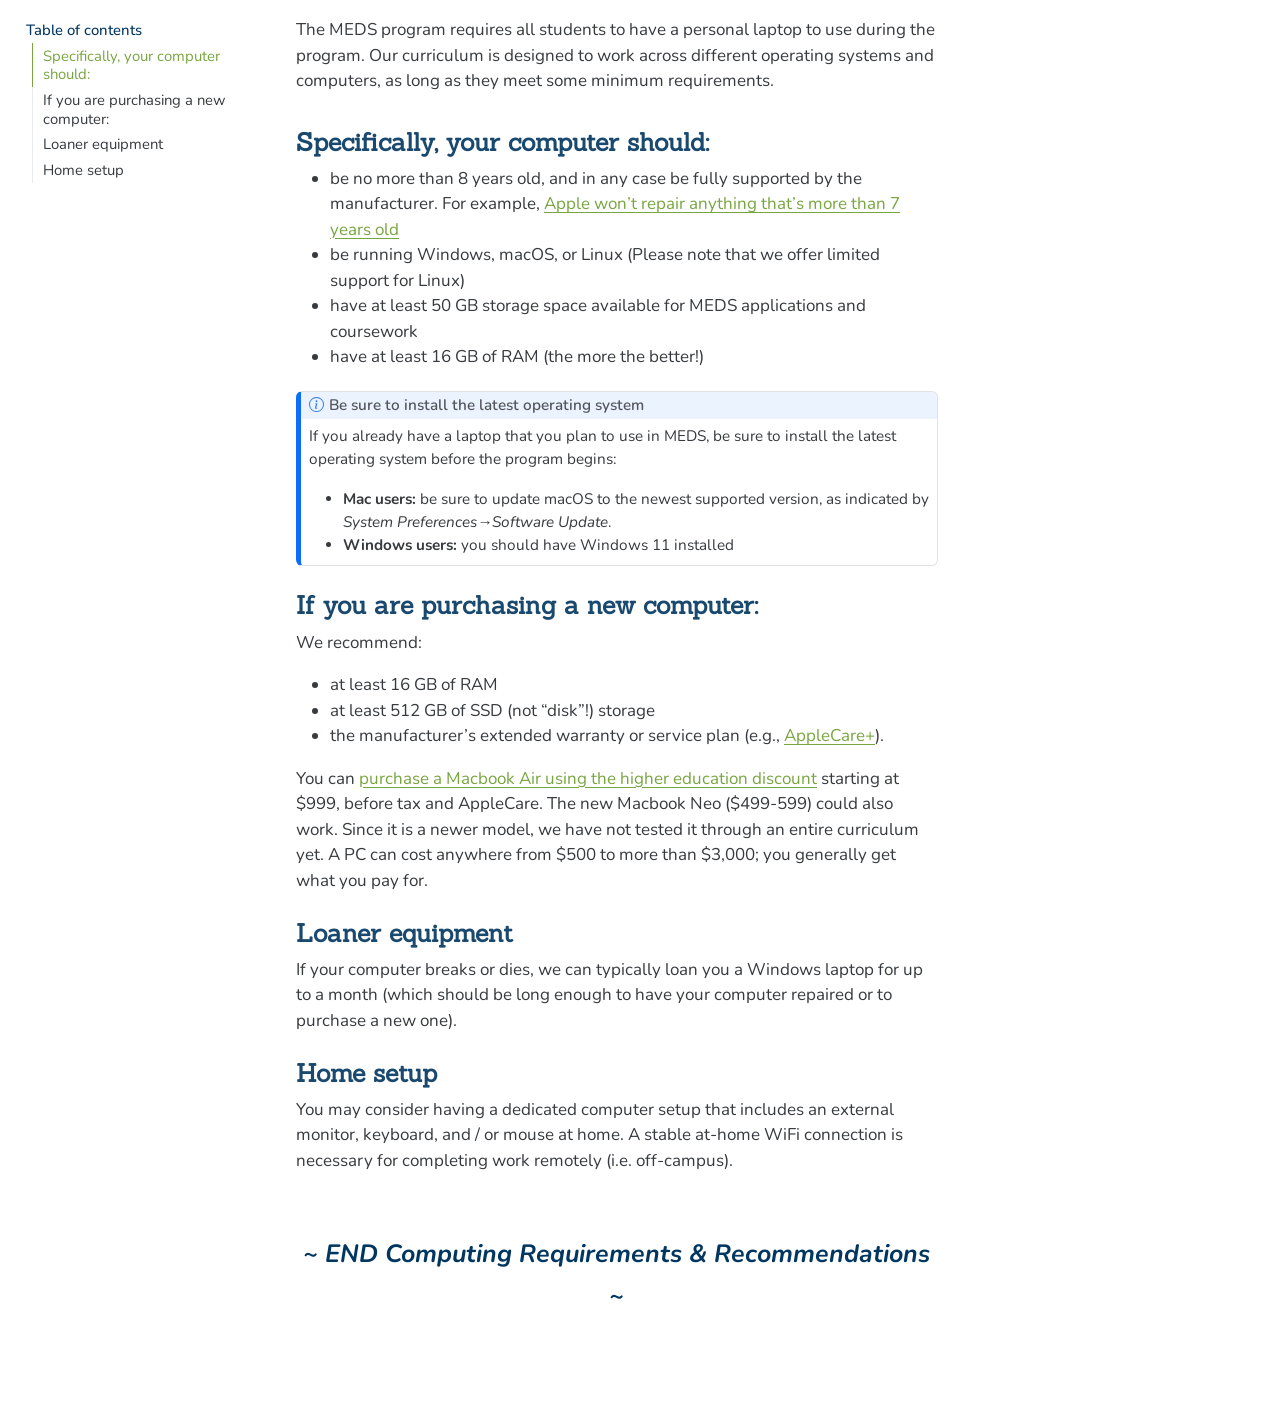
<file: comp-reqs.html>
<!DOCTYPE html>
<html xmlns="http://www.w3.org/1999/xhtml" lang="en" xml:lang="en"><head>

<meta charset="utf-8">
<meta name="generator" content="quarto-1.8.25">

<meta name="viewport" content="width=device-width, initial-scale=1.0, user-scalable=yes">


<title>comp-reqs</title>
<style>
code{white-space: pre-wrap;}
span.smallcaps{font-variant: small-caps;}
div.columns{display: flex; gap: min(4vw, 1.5em);}
div.column{flex: auto; overflow-x: auto;}
div.hanging-indent{margin-left: 1.5em; text-indent: -1.5em;}
ul.task-list{list-style: none;}
ul.task-list li input[type="checkbox"] {
  width: 0.8em;
  margin: 0 0.8em 0.2em -1em; /* quarto-specific, see https://github.com/quarto-dev/quarto-cli/issues/4556 */ 
  vertical-align: middle;
}
</style>


<script src="comp-reqs_files/libs/clipboard/clipboard.min.js"></script>
<script src="comp-reqs_files/libs/quarto-html/quarto.js" type="module"></script>
<script src="comp-reqs_files/libs/quarto-html/tabsets/tabsets.js" type="module"></script>
<script src="comp-reqs_files/libs/quarto-html/axe/axe-check.js" type="module"></script>
<script src="comp-reqs_files/libs/quarto-html/popper.min.js"></script>
<script src="comp-reqs_files/libs/quarto-html/tippy.umd.min.js"></script>
<script src="comp-reqs_files/libs/quarto-html/anchor.min.js"></script>
<link href="comp-reqs_files/libs/quarto-html/tippy.css" rel="stylesheet">
<link href="comp-reqs_files/libs/quarto-html/quarto-syntax-highlighting-cd4e4562af9062d9f200841793bf5c06.css" rel="stylesheet" id="quarto-text-highlighting-styles">
<script src="comp-reqs_files/libs/bootstrap/bootstrap.min.js"></script>
<link href="comp-reqs_files/libs/bootstrap/bootstrap-icons.css" rel="stylesheet">
<link href="comp-reqs_files/libs/bootstrap/bootstrap-346fa3a6c0a122e5150178d646d0d5ee.min.css" rel="stylesheet" append-hash="true" id="quarto-bootstrap" data-mode="light">
<style>html{ scroll-behavior: smooth; }</style>


</head>

<body class="quarto-light">

<div id="quarto-content" class="page-columns page-rows-contents page-layout-article toc-left">
<div id="quarto-sidebar-toc-left" class="sidebar toc-left">
  <nav id="TOC" role="doc-toc" class="toc-active">
    <h2 id="toc-title">Table of contents</h2>
   
  <ul>
  <li><a href="#req-comp-specs" id="toc-req-comp-specs" class="nav-link active" data-scroll-target="#req-comp-specs">Specifically, your computer should:</a></li>
  <li><a href="#new-comps" id="toc-new-comps" class="nav-link" data-scroll-target="#new-comps">If you are purchasing a new computer:</a></li>
  <li><a href="#loaner-equipment" id="toc-loaner-equipment" class="nav-link" data-scroll-target="#loaner-equipment">Loaner equipment</a></li>
  <li><a href="#home-setup" id="toc-home-setup" class="nav-link" data-scroll-target="#home-setup">Home setup</a></li>
  </ul>
</nav>
</div>
<div id="quarto-margin-sidebar" class="sidebar margin-sidebar zindex-bottom">
</div>
<main class="content" id="quarto-document-content">




<p>The MEDS program requires all students to have a personal laptop to use during the program. Our curriculum is designed to work across different operating systems and computers, as long as they meet some minimum requirements.</p>
<section id="req-comp-specs" class="level3">
<h3 class="anchored" data-anchor-id="req-comp-specs">Specifically, your computer should:</h3>
<ul>
<li>be no more than 8 years old, and in any case be fully supported by the manufacturer. For example, <a href="https://support.apple.com/en-us/HT201624">Apple won’t repair anything that’s more than 7 years old</a><br>
</li>
<li>be running Windows, macOS, or Linux (Please note that we offer limited support for Linux)<br>
</li>
<li>have at least 50 GB storage space available for MEDS applications and coursework<br>
</li>
<li>have at least 16 GB of RAM (the more the better!)</li>
</ul>
<div class="callout callout-style-default callout-note callout-titled">
<div class="callout-header d-flex align-content-center">
<div class="callout-icon-container">
<i class="callout-icon"></i>
</div>
<div class="callout-title-container flex-fill">
<span class="screen-reader-only">Note</span>Be sure to install the latest operating system
</div>
</div>
<div class="callout-body-container callout-body">
<p>If you already have a laptop that you plan to use in MEDS, be sure to install the latest operating system before the program begins:</p>
<ul>
<li><strong>Mac users:</strong> be sure to update macOS to the newest supported version, as indicated by <em>System Preferences→Software Update</em>.</li>
<li><strong>Windows users:</strong> you should have Windows 11 installed</li>
</ul>
</div>
</div>
</section>
<section id="new-comps" class="level3">
<h3 class="anchored" data-anchor-id="new-comps">If you are purchasing a new computer:</h3>
<p>We recommend:</p>
<ul>
<li>at least 16 GB of RAM</li>
<li>at least 512 GB of SSD (not “disk”!) storage</li>
<li>the manufacturer’s extended warranty or service plan (e.g., <a href="https://www.apple.com/support/products/mac/">AppleCare+</a>).</li>
</ul>
<!-- ~~If you are trying to decide between Mac and Windows we would recommend a Mac, but if you purchase or already have a Windows PC, don’t worry that will be just fine as long as it meets our minimum requirements.~~ Choosing between a Mac and Windows machine (aka a PC) can be a personal and / or financial preference. If you're having trouble deciding between the two, we recommend a Mac -- these are popular and user-friendly machines, and the majority of our instructors / staff are Mac users. -->
<p>You can <a href="https://www.apple.com/us-hed/shop">purchase a Macbook Air using the higher education discount</a> starting at $999, before tax and AppleCare. The new Macbook Neo ($499-599) could also work. Since it is a newer model, we have not tested it through an entire curriculum yet. A PC can cost anywhere from $500 to more than $3,000; you generally get what you pay for.</p>
</section>
<section id="loaner-equipment" class="level3">
<h3 class="anchored" data-anchor-id="loaner-equipment">Loaner equipment</h3>
<p>If your computer breaks or dies, we can typically loan you a Windows laptop for up to a month (which should be long enough to have your computer repaired or to purchase a new one).</p>
</section>
<section id="home-setup" class="level3">
<h3 class="anchored" data-anchor-id="home-setup">Home setup</h3>
<p>You may consider having a dedicated computer setup that includes an external monitor, keyboard, and / or mouse at home. A stable at-home WiFi connection is necessary for completing work remotely (i.e.&nbsp;off-campus).</p>
<p><br></p>
<div class="center-text body-text-l dark-blue-text">
<p><strong><em>~ END Computing Requirements &amp; Recommendations ~</em></strong></p>
</div>
</section>

</main>
<!-- /main column -->
<script id="quarto-html-after-body" type="application/javascript">
  window.document.addEventListener("DOMContentLoaded", function (event) {
    const icon = "";
    const anchorJS = new window.AnchorJS();
    anchorJS.options = {
      placement: 'right',
      icon: icon
    };
    anchorJS.add('.anchored');
    const isCodeAnnotation = (el) => {
      for (const clz of el.classList) {
        if (clz.startsWith('code-annotation-')) {                     
          return true;
        }
      }
      return false;
    }
    const onCopySuccess = function(e) {
      // button target
      const button = e.trigger;
      // don't keep focus
      button.blur();
      // flash "checked"
      button.classList.add('code-copy-button-checked');
      var currentTitle = button.getAttribute("title");
      button.setAttribute("title", "Copied!");
      let tooltip;
      if (window.bootstrap) {
        button.setAttribute("data-bs-toggle", "tooltip");
        button.setAttribute("data-bs-placement", "left");
        button.setAttribute("data-bs-title", "Copied!");
        tooltip = new bootstrap.Tooltip(button, 
          { trigger: "manual", 
            customClass: "code-copy-button-tooltip",
            offset: [0, -8]});
        tooltip.show();    
      }
      setTimeout(function() {
        if (tooltip) {
          tooltip.hide();
          button.removeAttribute("data-bs-title");
          button.removeAttribute("data-bs-toggle");
          button.removeAttribute("data-bs-placement");
        }
        button.setAttribute("title", currentTitle);
        button.classList.remove('code-copy-button-checked');
      }, 1000);
      // clear code selection
      e.clearSelection();
    }
    const getTextToCopy = function(trigger) {
      const outerScaffold = trigger.parentElement.cloneNode(true);
      const codeEl = outerScaffold.querySelector('code');
      for (const childEl of codeEl.children) {
        if (isCodeAnnotation(childEl)) {
          childEl.remove();
        }
      }
      return codeEl.innerText;
    }
    const clipboard = new window.ClipboardJS('.code-copy-button:not([data-in-quarto-modal])', {
      text: getTextToCopy
    });
    clipboard.on('success', onCopySuccess);
    if (window.document.getElementById('quarto-embedded-source-code-modal')) {
      const clipboardModal = new window.ClipboardJS('.code-copy-button[data-in-quarto-modal]', {
        text: getTextToCopy,
        container: window.document.getElementById('quarto-embedded-source-code-modal')
      });
      clipboardModal.on('success', onCopySuccess);
    }
      var localhostRegex = new RegExp(/^(?:http|https):\/\/localhost\:?[0-9]*\//);
      var mailtoRegex = new RegExp(/^mailto:/);
        var filterRegex = new RegExp('/' + window.location.host + '/');
      var isInternal = (href) => {
          return filterRegex.test(href) || localhostRegex.test(href) || mailtoRegex.test(href);
      }
      // Inspect non-navigation links and adorn them if external
     var links = window.document.querySelectorAll('a[href]:not(.nav-link):not(.navbar-brand):not(.toc-action):not(.sidebar-link):not(.sidebar-item-toggle):not(.pagination-link):not(.no-external):not([aria-hidden]):not(.dropdown-item):not(.quarto-navigation-tool):not(.about-link)');
      for (var i=0; i<links.length; i++) {
        const link = links[i];
        if (!isInternal(link.href)) {
          // undo the damage that might have been done by quarto-nav.js in the case of
          // links that we want to consider external
          if (link.dataset.originalHref !== undefined) {
            link.href = link.dataset.originalHref;
          }
        }
      }
    function tippyHover(el, contentFn, onTriggerFn, onUntriggerFn) {
      const config = {
        allowHTML: true,
        maxWidth: 500,
        delay: 100,
        arrow: false,
        appendTo: function(el) {
            return el.parentElement;
        },
        interactive: true,
        interactiveBorder: 10,
        theme: 'quarto',
        placement: 'bottom-start',
      };
      if (contentFn) {
        config.content = contentFn;
      }
      if (onTriggerFn) {
        config.onTrigger = onTriggerFn;
      }
      if (onUntriggerFn) {
        config.onUntrigger = onUntriggerFn;
      }
      window.tippy(el, config); 
    }
    const noterefs = window.document.querySelectorAll('a[role="doc-noteref"]');
    for (var i=0; i<noterefs.length; i++) {
      const ref = noterefs[i];
      tippyHover(ref, function() {
        // use id or data attribute instead here
        let href = ref.getAttribute('data-footnote-href') || ref.getAttribute('href');
        try { href = new URL(href).hash; } catch {}
        const id = href.replace(/^#\/?/, "");
        const note = window.document.getElementById(id);
        if (note) {
          return note.innerHTML;
        } else {
          return "";
        }
      });
    }
    const xrefs = window.document.querySelectorAll('a.quarto-xref');
    const processXRef = (id, note) => {
      // Strip column container classes
      const stripColumnClz = (el) => {
        el.classList.remove("page-full", "page-columns");
        if (el.children) {
          for (const child of el.children) {
            stripColumnClz(child);
          }
        }
      }
      stripColumnClz(note)
      if (id === null || id.startsWith('sec-')) {
        // Special case sections, only their first couple elements
        const container = document.createElement("div");
        if (note.children && note.children.length > 2) {
          container.appendChild(note.children[0].cloneNode(true));
          for (let i = 1; i < note.children.length; i++) {
            const child = note.children[i];
            if (child.tagName === "P" && child.innerText === "") {
              continue;
            } else {
              container.appendChild(child.cloneNode(true));
              break;
            }
          }
          if (window.Quarto?.typesetMath) {
            window.Quarto.typesetMath(container);
          }
          return container.innerHTML
        } else {
          if (window.Quarto?.typesetMath) {
            window.Quarto.typesetMath(note);
          }
          return note.innerHTML;
        }
      } else {
        // Remove any anchor links if they are present
        const anchorLink = note.querySelector('a.anchorjs-link');
        if (anchorLink) {
          anchorLink.remove();
        }
        if (window.Quarto?.typesetMath) {
          window.Quarto.typesetMath(note);
        }
        if (note.classList.contains("callout")) {
          return note.outerHTML;
        } else {
          return note.innerHTML;
        }
      }
    }
    for (var i=0; i<xrefs.length; i++) {
      const xref = xrefs[i];
      tippyHover(xref, undefined, function(instance) {
        instance.disable();
        let url = xref.getAttribute('href');
        let hash = undefined; 
        if (url.startsWith('#')) {
          hash = url;
        } else {
          try { hash = new URL(url).hash; } catch {}
        }
        if (hash) {
          const id = hash.replace(/^#\/?/, "");
          const note = window.document.getElementById(id);
          if (note !== null) {
            try {
              const html = processXRef(id, note.cloneNode(true));
              instance.setContent(html);
            } finally {
              instance.enable();
              instance.show();
            }
          } else {
            // See if we can fetch this
            fetch(url.split('#')[0])
            .then(res => res.text())
            .then(html => {
              const parser = new DOMParser();
              const htmlDoc = parser.parseFromString(html, "text/html");
              const note = htmlDoc.getElementById(id);
              if (note !== null) {
                const html = processXRef(id, note);
                instance.setContent(html);
              } 
            }).finally(() => {
              instance.enable();
              instance.show();
            });
          }
        } else {
          // See if we can fetch a full url (with no hash to target)
          // This is a special case and we should probably do some content thinning / targeting
          fetch(url)
          .then(res => res.text())
          .then(html => {
            const parser = new DOMParser();
            const htmlDoc = parser.parseFromString(html, "text/html");
            const note = htmlDoc.querySelector('main.content');
            if (note !== null) {
              // This should only happen for chapter cross references
              // (since there is no id in the URL)
              // remove the first header
              if (note.children.length > 0 && note.children[0].tagName === "HEADER") {
                note.children[0].remove();
              }
              const html = processXRef(null, note);
              instance.setContent(html);
            } 
          }).finally(() => {
            instance.enable();
            instance.show();
          });
        }
      }, function(instance) {
      });
    }
        let selectedAnnoteEl;
        const selectorForAnnotation = ( cell, annotation) => {
          let cellAttr = 'data-code-cell="' + cell + '"';
          let lineAttr = 'data-code-annotation="' +  annotation + '"';
          const selector = 'span[' + cellAttr + '][' + lineAttr + ']';
          return selector;
        }
        const selectCodeLines = (annoteEl) => {
          const doc = window.document;
          const targetCell = annoteEl.getAttribute("data-target-cell");
          const targetAnnotation = annoteEl.getAttribute("data-target-annotation");
          const annoteSpan = window.document.querySelector(selectorForAnnotation(targetCell, targetAnnotation));
          const lines = annoteSpan.getAttribute("data-code-lines").split(",");
          const lineIds = lines.map((line) => {
            return targetCell + "-" + line;
          })
          let top = null;
          let height = null;
          let parent = null;
          if (lineIds.length > 0) {
              //compute the position of the single el (top and bottom and make a div)
              const el = window.document.getElementById(lineIds[0]);
              top = el.offsetTop;
              height = el.offsetHeight;
              parent = el.parentElement.parentElement;
            if (lineIds.length > 1) {
              const lastEl = window.document.getElementById(lineIds[lineIds.length - 1]);
              const bottom = lastEl.offsetTop + lastEl.offsetHeight;
              height = bottom - top;
            }
            if (top !== null && height !== null && parent !== null) {
              // cook up a div (if necessary) and position it 
              let div = window.document.getElementById("code-annotation-line-highlight");
              if (div === null) {
                div = window.document.createElement("div");
                div.setAttribute("id", "code-annotation-line-highlight");
                div.style.position = 'absolute';
                parent.appendChild(div);
              }
              div.style.top = top - 2 + "px";
              div.style.height = height + 4 + "px";
              div.style.left = 0;
              let gutterDiv = window.document.getElementById("code-annotation-line-highlight-gutter");
              if (gutterDiv === null) {
                gutterDiv = window.document.createElement("div");
                gutterDiv.setAttribute("id", "code-annotation-line-highlight-gutter");
                gutterDiv.style.position = 'absolute';
                const codeCell = window.document.getElementById(targetCell);
                const gutter = codeCell.querySelector('.code-annotation-gutter');
                gutter.appendChild(gutterDiv);
              }
              gutterDiv.style.top = top - 2 + "px";
              gutterDiv.style.height = height + 4 + "px";
            }
            selectedAnnoteEl = annoteEl;
          }
        };
        const unselectCodeLines = () => {
          const elementsIds = ["code-annotation-line-highlight", "code-annotation-line-highlight-gutter"];
          elementsIds.forEach((elId) => {
            const div = window.document.getElementById(elId);
            if (div) {
              div.remove();
            }
          });
          selectedAnnoteEl = undefined;
        };
          // Handle positioning of the toggle
      window.addEventListener(
        "resize",
        throttle(() => {
          elRect = undefined;
          if (selectedAnnoteEl) {
            selectCodeLines(selectedAnnoteEl);
          }
        }, 10)
      );
      function throttle(fn, ms) {
      let throttle = false;
      let timer;
        return (...args) => {
          if(!throttle) { // first call gets through
              fn.apply(this, args);
              throttle = true;
          } else { // all the others get throttled
              if(timer) clearTimeout(timer); // cancel #2
              timer = setTimeout(() => {
                fn.apply(this, args);
                timer = throttle = false;
              }, ms);
          }
        };
      }
        // Attach click handler to the DT
        const annoteDls = window.document.querySelectorAll('dt[data-target-cell]');
        for (const annoteDlNode of annoteDls) {
          annoteDlNode.addEventListener('click', (event) => {
            const clickedEl = event.target;
            if (clickedEl !== selectedAnnoteEl) {
              unselectCodeLines();
              const activeEl = window.document.querySelector('dt[data-target-cell].code-annotation-active');
              if (activeEl) {
                activeEl.classList.remove('code-annotation-active');
              }
              selectCodeLines(clickedEl);
              clickedEl.classList.add('code-annotation-active');
            } else {
              // Unselect the line
              unselectCodeLines();
              clickedEl.classList.remove('code-annotation-active');
            }
          });
        }
    const findCites = (el) => {
      const parentEl = el.parentElement;
      if (parentEl) {
        const cites = parentEl.dataset.cites;
        if (cites) {
          return {
            el,
            cites: cites.split(' ')
          };
        } else {
          return findCites(el.parentElement)
        }
      } else {
        return undefined;
      }
    };
    var bibliorefs = window.document.querySelectorAll('a[role="doc-biblioref"]');
    for (var i=0; i<bibliorefs.length; i++) {
      const ref = bibliorefs[i];
      const citeInfo = findCites(ref);
      if (citeInfo) {
        tippyHover(citeInfo.el, function() {
          var popup = window.document.createElement('div');
          citeInfo.cites.forEach(function(cite) {
            var citeDiv = window.document.createElement('div');
            citeDiv.classList.add('hanging-indent');
            citeDiv.classList.add('csl-entry');
            var biblioDiv = window.document.getElementById('ref-' + cite);
            if (biblioDiv) {
              citeDiv.innerHTML = biblioDiv.innerHTML;
            }
            popup.appendChild(citeDiv);
          });
          return popup.innerHTML;
        });
      }
    }
  });
  </script>
</div> <!-- /content -->




<script src="comp-reqs_files/libs/quarto-html/zenscroll-min.js"></script>
</body></html>
</file>
<file: comp-reqs_files/libs/quarto-html/tippy.css>
.tippy-box[data-animation=fade][data-state=hidden]{opacity:0}[data-tippy-root]{max-width:calc(100vw - 10px)}.tippy-box{position:relative;background-color:#333;color:#fff;border-radius:4px;font-size:14px;line-height:1.4;white-space:normal;outline:0;transition-property:transform,visibility,opacity}.tippy-box[data-placement^=top]>.tippy-arrow{bottom:0}.tippy-box[data-placement^=top]>.tippy-arrow:before{bottom:-7px;left:0;border-width:8px 8px 0;border-top-color:initial;transform-origin:center top}.tippy-box[data-placement^=bottom]>.tippy-arrow{top:0}.tippy-box[data-placement^=bottom]>.tippy-arrow:before{top:-7px;left:0;border-width:0 8px 8px;border-bottom-color:initial;transform-origin:center bottom}.tippy-box[data-placement^=left]>.tippy-arrow{right:0}.tippy-box[data-placement^=left]>.tippy-arrow:before{border-width:8px 0 8px 8px;border-left-color:initial;right:-7px;transform-origin:center left}.tippy-box[data-placement^=right]>.tippy-arrow{left:0}.tippy-box[data-placement^=right]>.tippy-arrow:before{left:-7px;border-width:8px 8px 8px 0;border-right-color:initial;transform-origin:center right}.tippy-box[data-inertia][data-state=visible]{transition-timing-function:cubic-bezier(.54,1.5,.38,1.11)}.tippy-arrow{width:16px;height:16px;color:#333}.tippy-arrow:before{content:"";position:absolute;border-color:transparent;border-style:solid}.tippy-content{position:relative;padding:5px 9px;z-index:1}
</file>
<file: comp-reqs_files/libs/quarto-html/quarto-syntax-highlighting-cd4e4562af9062d9f200841793bf5c06.css>
/* quarto syntax highlight colors */
:root {
  --quarto-hl-ot-color: #003B4F;
  --quarto-hl-at-color: #657422;
  --quarto-hl-ss-color: #20794D;
  --quarto-hl-an-color: #5E5E5E;
  --quarto-hl-fu-color: #4758AB;
  --quarto-hl-st-color: #20794D;
  --quarto-hl-cf-color: #003B4F;
  --quarto-hl-op-color: #5E5E5E;
  --quarto-hl-er-color: #AD0000;
  --quarto-hl-bn-color: #AD0000;
  --quarto-hl-al-color: #AD0000;
  --quarto-hl-va-color: #111111;
  --quarto-hl-bu-color: inherit;
  --quarto-hl-ex-color: inherit;
  --quarto-hl-pp-color: #AD0000;
  --quarto-hl-in-color: #5E5E5E;
  --quarto-hl-vs-color: #20794D;
  --quarto-hl-wa-color: #5E5E5E;
  --quarto-hl-do-color: #5E5E5E;
  --quarto-hl-im-color: #00769E;
  --quarto-hl-ch-color: #20794D;
  --quarto-hl-dt-color: #AD0000;
  --quarto-hl-fl-color: #AD0000;
  --quarto-hl-co-color: #5E5E5E;
  --quarto-hl-cv-color: #5E5E5E;
  --quarto-hl-cn-color: #8f5902;
  --quarto-hl-sc-color: #5E5E5E;
  --quarto-hl-dv-color: #AD0000;
  --quarto-hl-kw-color: #003B4F;
}

/* other quarto variables */
:root {
  --quarto-font-monospace: "Roboto Mono", monospace;
}

/* syntax highlight based on Pandoc's rules */
pre > code.sourceCode > span {
  color: #003B4F;
}

code.sourceCode > span {
  color: #003B4F;
}

div.sourceCode,
div.sourceCode pre.sourceCode {
  color: #003B4F;
}

/* Normal */
code span {
  color: #003B4F;
}

/* Alert */
code span.al {
  color: #AD0000;
  font-style: inherit;
}

/* Annotation */
code span.an {
  color: #5E5E5E;
  font-style: inherit;
}

/* Attribute */
code span.at {
  color: #657422;
  font-style: inherit;
}

/* BaseN */
code span.bn {
  color: #AD0000;
  font-style: inherit;
}

/* BuiltIn */
code span.bu {
  font-style: inherit;
}

/* ControlFlow */
code span.cf {
  color: #003B4F;
  font-weight: bold;
  font-style: inherit;
}

/* Char */
code span.ch {
  color: #20794D;
  font-style: inherit;
}

/* Constant */
code span.cn {
  color: #8f5902;
  font-style: inherit;
}

/* Comment */
code span.co {
  color: #5E5E5E;
  font-style: inherit;
}

/* CommentVar */
code span.cv {
  color: #5E5E5E;
  font-style: italic;
}

/* Documentation */
code span.do {
  color: #5E5E5E;
  font-style: italic;
}

/* DataType */
code span.dt {
  color: #AD0000;
  font-style: inherit;
}

/* DecVal */
code span.dv {
  color: #AD0000;
  font-style: inherit;
}

/* Error */
code span.er {
  color: #AD0000;
  font-style: inherit;
}

/* Extension */
code span.ex {
  font-style: inherit;
}

/* Float */
code span.fl {
  color: #AD0000;
  font-style: inherit;
}

/* Function */
code span.fu {
  color: #4758AB;
  font-style: inherit;
}

/* Import */
code span.im {
  color: #00769E;
  font-style: inherit;
}

/* Information */
code span.in {
  color: #5E5E5E;
  font-style: inherit;
}

/* Keyword */
code span.kw {
  color: #003B4F;
  font-weight: bold;
  font-style: inherit;
}

/* Operator */
code span.op {
  color: #5E5E5E;
  font-style: inherit;
}

/* Other */
code span.ot {
  color: #003B4F;
  font-style: inherit;
}

/* Preprocessor */
code span.pp {
  color: #AD0000;
  font-style: inherit;
}

/* SpecialChar */
code span.sc {
  color: #5E5E5E;
  font-style: inherit;
}

/* SpecialString */
code span.ss {
  color: #20794D;
  font-style: inherit;
}

/* String */
code span.st {
  color: #20794D;
  font-style: inherit;
}

/* Variable */
code span.va {
  color: #111111;
  font-style: inherit;
}

/* VerbatimString */
code span.vs {
  color: #20794D;
  font-style: inherit;
}

/* Warning */
code span.wa {
  color: #5E5E5E;
  font-style: italic;
}

.prevent-inlining {
  content: "</";
}

/*# sourceMappingURL=d6589a00f457c80017bb083d7f84ec43.css.map */
</file>
